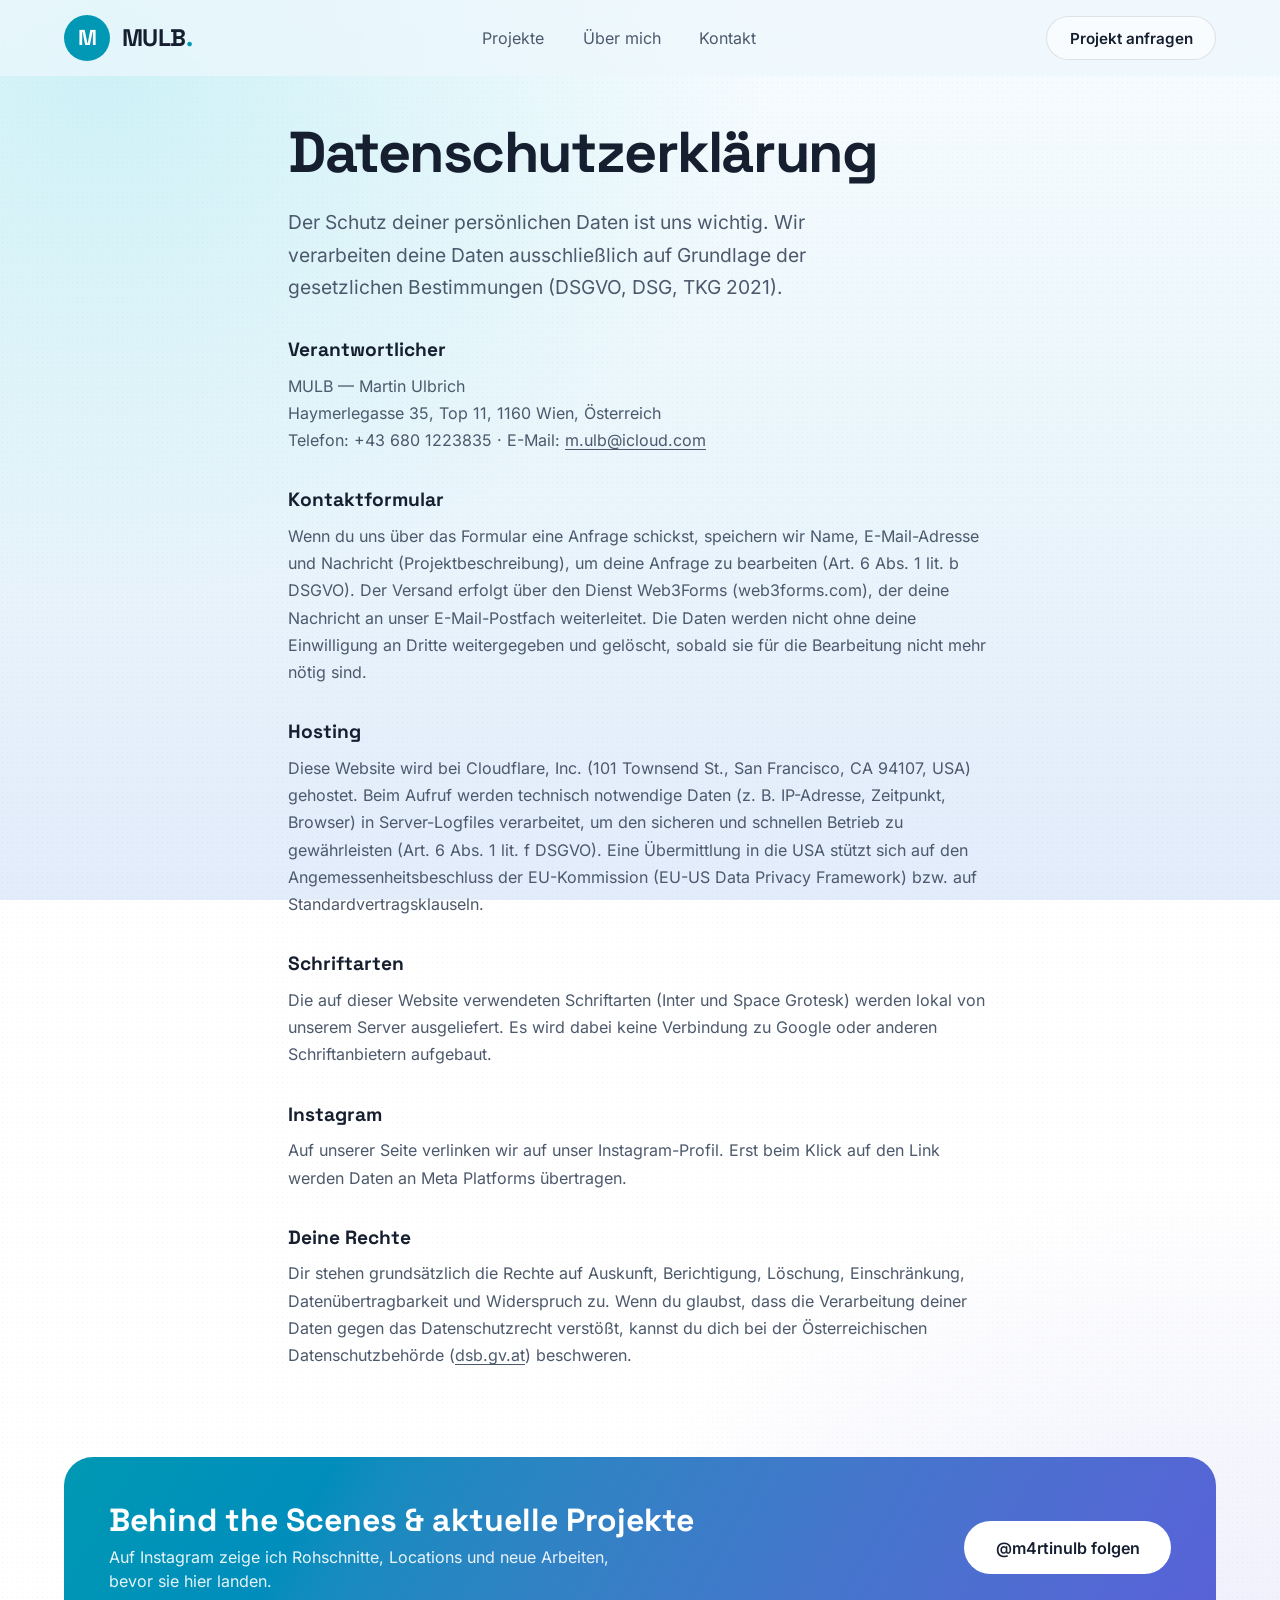
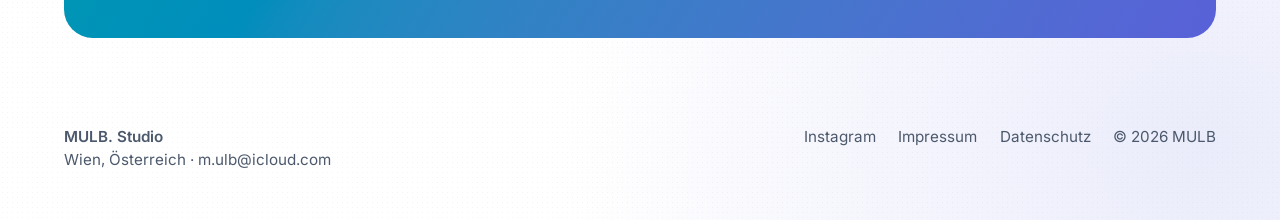
<file: public/datenschutz/index.html>
<!DOCTYPE html>
<html lang="de">
<head>
<meta charset="utf-8">
<meta name="viewport" content="width=device-width,initial-scale=1">
<title>Datenschutzerklärung — MULB Studio Wien</title>
<meta name="description" content="Wie MULB personenbezogene Daten gemäß DSGVO und österreichischem Datenschutzgesetz verarbeitet.">
<meta property="og:title" content="Datenschutzerklärung — MULB Studio Wien">
<meta property="og:description" content="Wie MULB personenbezogene Daten gemäß DSGVO und österreichischem Datenschutzgesetz verarbeitet.">
<meta property="og:type" content="website">
<meta property="og:locale" content="de_AT">
<meta property="og:image" content="https://mulbmedia.com/media/fashion/Fashion-1.jpg">
<meta name="twitter:card" content="summary">
<link rel="canonical" href="https://mulbmedia.com/datenschutz/">
<meta property="og:url" content="https://mulbmedia.com/datenschutz/">
<link rel="icon" href="data:image/svg+xml,%3Csvg xmlns='http://www.w3.org/2000/svg' viewBox='0 0 64 64'%3E%3Ccircle cx='32' cy='32' r='32' fill='%230891b2'/%3E%3Ctext x='32' y='43' font-size='34' font-family='Arial' font-weight='700' text-anchor='middle' fill='white'%3EM%3C/text%3E%3C/svg%3E">
<link rel="preload" href="../fonts/inter-latin-400-normal.woff2" as="font" type="font/woff2" crossorigin>
<link rel="preload" href="../fonts/space-grotesk-latin-700-normal.woff2" as="font" type="font/woff2" crossorigin>
<link rel="stylesheet" href="../css/style.css?v=13">
</head>
<body>
<div class="canvas">
<header class="site"><div class="wrap bar">
  <a class="logo" href="../index.html"><i>M</i><span>MULB<b>.</b></span></a>
  <nav><a href="../index.html#arbeiten">Projekte</a><a href="../index.html#ueber-mulb">Über mich</a><a href="../index.html#kontakt">Kontakt</a></nav>
  <a class="btn ghost small" href="../index.html#kontakt">Projekt anfragen</a>
</div></header>
<main>
<section class="doc"><div class="wrap narrow">
  <h1 class="h1">Datenschutzerklärung</h1>
  <p class="lead">Der Schutz deiner persönlichen Daten ist uns wichtig. Wir verarbeiten deine Daten ausschließlich auf Grundlage der gesetzlichen Bestimmungen (DSGVO, DSG, TKG 2021).</p>
  <h2>Verantwortlicher</h2>
  <p>MULB — Martin Ulbrich<br>Haymerlegasse 35, Top 11, 1160 Wien, Österreich<br>Telefon: +43 680 1223835 · E-Mail: <a href="mailto:m.ulb@icloud.com">m.ulb@icloud.com</a></p>
  <h2>Kontaktformular</h2>
  <p>Wenn du uns über das Formular eine Anfrage schickst, speichern wir Name, E-Mail-Adresse und Nachricht (Projektbeschreibung), um deine Anfrage zu bearbeiten (Art. 6 Abs. 1 lit. b DSGVO). Der Versand erfolgt über den Dienst Web3Forms (web3forms.com), der deine Nachricht an unser E-Mail-Postfach weiterleitet. Die Daten werden nicht ohne deine Einwilligung an Dritte weitergegeben und gelöscht, sobald sie für die Bearbeitung nicht mehr nötig sind.</p>
  <h2>Hosting</h2>
  <p>Diese Website wird bei Cloudflare, Inc. (101 Townsend St., San Francisco, CA 94107, USA) gehostet. Beim Aufruf werden technisch notwendige Daten (z. B. IP-Adresse, Zeitpunkt, Browser) in Server-Logfiles verarbeitet, um den sicheren und schnellen Betrieb zu gewährleisten (Art. 6 Abs. 1 lit. f DSGVO). Eine Übermittlung in die USA stützt sich auf den Angemessenheitsbeschluss der EU-Kommission (EU-US Data Privacy Framework) bzw. auf Standardvertragsklauseln.</p>
  <h2>Schriftarten</h2>
  <p>Die auf dieser Website verwendeten Schriftarten (Inter und Space Grotesk) werden lokal von unserem Server ausgeliefert. Es wird dabei keine Verbindung zu Google oder anderen Schriftanbietern aufgebaut.</p>
  <h2>Instagram</h2>
  <p>Auf unserer Seite verlinken wir auf unser Instagram-Profil. Erst beim Klick auf den Link werden Daten an Meta Platforms übertragen.</p>
  <h2>Deine Rechte</h2>
  <p>Dir stehen grundsätzlich die Rechte auf Auskunft, Berichtigung, Löschung, Einschränkung, Datenübertragbarkeit und Widerspruch zu. Wenn du glaubst, dass die Verarbeitung deiner Daten gegen das Datenschutzrecht verstößt, kannst du dich bei der Österreichischen Datenschutzbehörde (<a href="https://www.dsb.gv.at" target="_blank" rel="noopener">dsb.gv.at</a>) beschweren.</p>
</div></section>
</main>
<section class="insta"><div class="wrap">
  <div class="band"><div><h2>Behind the Scenes &amp; aktuelle Projekte</h2>
  <p>Auf Instagram zeige ich Rohschnitte, Locations und neue Arbeiten, bevor sie hier landen.</p></div>
  <a class="btn primary" href="https://www.instagram.com/m4rtinulb/" target="_blank" rel="noopener">@m4rtinulb folgen</a></div>
</div></section>
<footer><div class="wrap foot">
  <p><strong>MULB. Studio</strong><br>Wien, Österreich · <a href="mailto:m.ulb@icloud.com">m.ulb@icloud.com</a></p>
  <p class="links"><a href="https://www.instagram.com/m4rtinulb/" target="_blank" rel="noopener">Instagram</a><a href="../impressum/index.html">Impressum</a><a href="../datenschutz/index.html">Datenschutz</a><span>© 2026 MULB</span></p>
</div></footer>
</div>
<dialog id="lb"><span id="lbn"></span><button class="x" id="lbx" type="button" aria-label="Schließen"><svg viewBox="0 0 24 24" width="20" height="20" fill="none" stroke="currentColor" stroke-width="2.2" stroke-linecap="round"><path d="M6 6l12 12M18 6L6 18"/></svg></button><button class="nav prev" id="lbp" type="button" aria-label="Zurück"><svg viewBox="0 0 24 24" width="22" height="22" fill="none" stroke="currentColor" stroke-width="2.4" stroke-linecap="round" stroke-linejoin="round"><path d="M15 5l-7 7 7 7"/></svg></button><button class="nav next" id="lbnx" type="button" aria-label="Weiter"><svg viewBox="0 0 24 24" width="22" height="22" fill="none" stroke="currentColor" stroke-width="2.4" stroke-linecap="round" stroke-linejoin="round"><path d="M9 5l7 7-7 7"/></svg></button><div id="lbc"></div></dialog>
<script src="../js/config.js?v=13"></script>
<script src="../js/galleries.js?v=13"></script>
<script src="../js/site.js?v=13"></script>
</body>
</html>
</file>
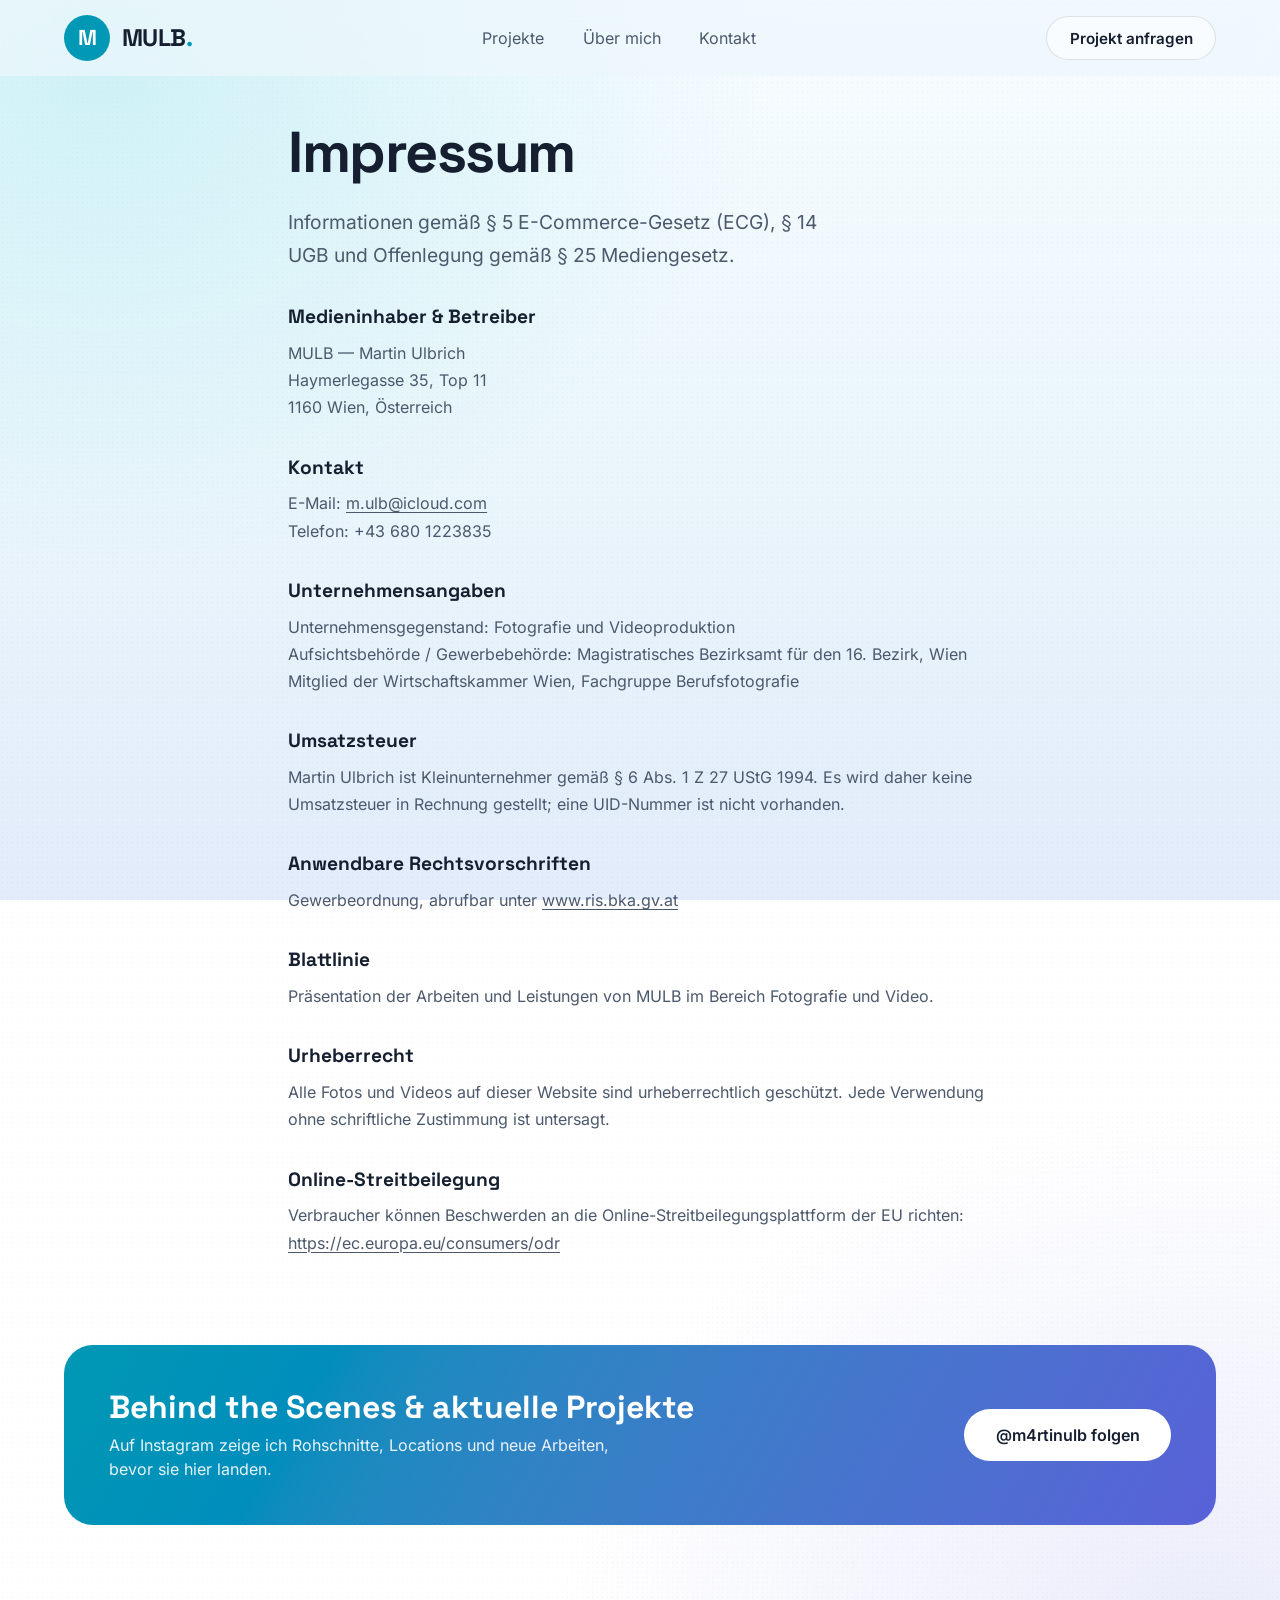
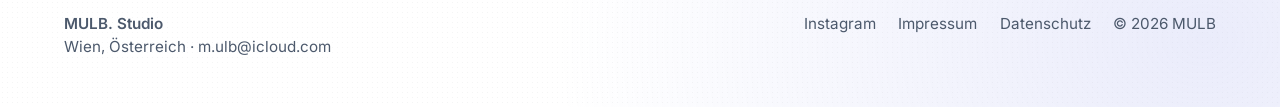
<file: public/impressum/index.html>
<!DOCTYPE html>
<html lang="de">
<head>
<meta charset="utf-8">
<meta name="viewport" content="width=device-width,initial-scale=1">
<title>Impressum — MULB Studio Wien</title>
<meta name="description" content="Impressum und Offenlegung gemäß § 5 ECG und § 25 MedienG von MULB, Studio für Fotografie und Video in Wien.">
<meta property="og:title" content="Impressum — MULB Studio Wien">
<meta property="og:description" content="Impressum und Offenlegung gemäß § 5 ECG und § 25 MedienG von MULB, Studio für Fotografie und Video in Wien.">
<meta property="og:type" content="website">
<meta property="og:locale" content="de_AT">
<meta property="og:image" content="https://mulbmedia.com/media/fashion/Fashion-1.jpg">
<meta name="twitter:card" content="summary">
<link rel="canonical" href="https://mulbmedia.com/impressum/">
<meta property="og:url" content="https://mulbmedia.com/impressum/">
<link rel="icon" href="data:image/svg+xml,%3Csvg xmlns='http://www.w3.org/2000/svg' viewBox='0 0 64 64'%3E%3Ccircle cx='32' cy='32' r='32' fill='%230891b2'/%3E%3Ctext x='32' y='43' font-size='34' font-family='Arial' font-weight='700' text-anchor='middle' fill='white'%3EM%3C/text%3E%3C/svg%3E">
<link rel="preload" href="../fonts/inter-latin-400-normal.woff2" as="font" type="font/woff2" crossorigin>
<link rel="preload" href="../fonts/space-grotesk-latin-700-normal.woff2" as="font" type="font/woff2" crossorigin>
<link rel="stylesheet" href="../css/style.css?v=13">
</head>
<body>
<div class="canvas">
<header class="site"><div class="wrap bar">
  <a class="logo" href="../index.html"><i>M</i><span>MULB<b>.</b></span></a>
  <nav><a href="../index.html#arbeiten">Projekte</a><a href="../index.html#ueber-mulb">Über mich</a><a href="../index.html#kontakt">Kontakt</a></nav>
  <a class="btn ghost small" href="../index.html#kontakt">Projekt anfragen</a>
</div></header>
<main>
<section class="doc"><div class="wrap narrow">
  <h1 class="h1">Impressum</h1>
  <p class="lead">Informationen gemäß § 5 E-Commerce-Gesetz (ECG), § 14 UGB und Offenlegung gemäß § 25 Mediengesetz.</p>
  <h2>Medieninhaber &amp; Betreiber</h2>
  <p>MULB — Martin Ulbrich<br>Haymerlegasse 35, Top 11<br>1160 Wien, Österreich</p>
  <h2>Kontakt</h2>
  <p>E-Mail: <a href="mailto:m.ulb@icloud.com">m.ulb@icloud.com</a><br>Telefon: +43 680 1223835</p>
  <h2>Unternehmensangaben</h2>
  <p>Unternehmensgegenstand: Fotografie und Videoproduktion<br>Aufsichtsbehörde / Gewerbebehörde: Magistratisches Bezirksamt für den 16. Bezirk, Wien<br>Mitglied der Wirtschaftskammer Wien, Fachgruppe Berufsfotografie</p>
  <h2>Umsatzsteuer</h2>
  <p>Martin Ulbrich ist Kleinunternehmer gemäß § 6 Abs. 1 Z 27 UStG 1994. Es wird daher keine Umsatzsteuer in Rechnung gestellt; eine UID-Nummer ist nicht vorhanden.</p>
  <h2>Anwendbare Rechtsvorschriften</h2>
  <p>Gewerbeordnung, abrufbar unter <a href="https://www.ris.bka.gv.at" target="_blank" rel="noopener">www.ris.bka.gv.at</a></p>
  <h2>Blattlinie</h2>
  <p>Präsentation der Arbeiten und Leistungen von MULB im Bereich Fotografie und Video.</p>
  <h2>Urheberrecht</h2>
  <p>Alle Fotos und Videos auf dieser Website sind urheberrechtlich geschützt. Jede Verwendung ohne schriftliche Zustimmung ist untersagt.</p>
  <h2>Online-Streitbeilegung</h2>
  <p>Verbraucher können Beschwerden an die Online-Streitbeilegungsplattform der EU richten: <a href="https://ec.europa.eu/consumers/odr" target="_blank" rel="noopener">https://ec.europa.eu/consumers/odr</a></p>
</div></section>
</main>
<section class="insta"><div class="wrap">
  <div class="band"><div><h2>Behind the Scenes &amp; aktuelle Projekte</h2>
  <p>Auf Instagram zeige ich Rohschnitte, Locations und neue Arbeiten, bevor sie hier landen.</p></div>
  <a class="btn primary" href="https://www.instagram.com/m4rtinulb/" target="_blank" rel="noopener">@m4rtinulb folgen</a></div>
</div></section>
<footer><div class="wrap foot">
  <p><strong>MULB. Studio</strong><br>Wien, Österreich · <a href="mailto:m.ulb@icloud.com">m.ulb@icloud.com</a></p>
  <p class="links"><a href="https://www.instagram.com/m4rtinulb/" target="_blank" rel="noopener">Instagram</a><a href="../impressum/index.html">Impressum</a><a href="../datenschutz/index.html">Datenschutz</a><span>© 2026 MULB</span></p>
</div></footer>
</div>
<dialog id="lb"><span id="lbn"></span><button class="x" id="lbx" type="button" aria-label="Schließen"><svg viewBox="0 0 24 24" width="20" height="20" fill="none" stroke="currentColor" stroke-width="2.2" stroke-linecap="round"><path d="M6 6l12 12M18 6L6 18"/></svg></button><button class="nav prev" id="lbp" type="button" aria-label="Zurück"><svg viewBox="0 0 24 24" width="22" height="22" fill="none" stroke="currentColor" stroke-width="2.4" stroke-linecap="round" stroke-linejoin="round"><path d="M15 5l-7 7 7 7"/></svg></button><button class="nav next" id="lbnx" type="button" aria-label="Weiter"><svg viewBox="0 0 24 24" width="22" height="22" fill="none" stroke="currentColor" stroke-width="2.4" stroke-linecap="round" stroke-linejoin="round"><path d="M9 5l7 7-7 7"/></svg></button><div id="lbc"></div></dialog>
<script src="../js/config.js?v=13"></script>
<script src="../js/galleries.js?v=13"></script>
<script src="../js/site.js?v=13"></script>
</body>
</html>
</file>
<file: public/css/style.css>
@font-face{font-family:Inter;font-weight:400;font-style:normal;font-display:swap;src:url(../fonts/inter-latin-400-normal.woff2) format("woff2")}
@font-face{font-family:Inter;font-weight:500;font-style:normal;font-display:swap;src:url(../fonts/inter-latin-500-normal.woff2) format("woff2")}
@font-face{font-family:Inter;font-weight:600;font-style:normal;font-display:swap;src:url(../fonts/inter-latin-600-normal.woff2) format("woff2")}
@font-face{font-family:"Space Grotesk";font-weight:500;font-style:normal;font-display:swap;src:url(../fonts/space-grotesk-latin-500-normal.woff2) format("woff2")}
@font-face{font-family:"Space Grotesk";font-weight:700;font-style:normal;font-display:swap;src:url(../fonts/space-grotesk-latin-700-normal.woff2) format("woff2")}
:root{--radius:1rem;--bg:oklch(95.5% .014 235);--fg:oklch(24% .035 262);--card:oklch(100% 0 0/.62);--primary:oklch(62% .125 214);--accent:oklch(55% .18 276);--muted:oklch(46% .035 258);--border:oklch(24% .035 262/.12);--display:"Space Grotesk",ui-sans-serif,system-ui,sans-serif}
*{box-sizing:border-box;margin:0;padding:0}
html{scroll-behavior:smooth;scroll-padding-top:90px}
body{font-family:Inter,ui-sans-serif,system-ui,sans-serif;color:var(--fg);line-height:1.5;-webkit-font-smoothing:antialiased;background:linear-gradient(oklch(99% .006 235) 0%,oklch(96.8% .014 226) 46%,oklch(94% .023 259) 100%) fixed}
img,video{display:block;max-width:100%;height:auto}
a{color:inherit;text-decoration:none}
ul,ol{list-style:none}
.canvas{position:relative;isolation:isolate;overflow-x:clip;min-height:100vh}
.canvas::before{content:"";position:absolute;inset:0;z-index:0;pointer-events:none;background-image:radial-gradient(72% 40% at 8% 4%,oklch(88% .07 205/.46),#0000 72%),radial-gradient(68% 42% at 94% 96%,oklch(82% .07 280/.3),#0000 74%),radial-gradient(circle,oklch(35% .03 260/.05) .6px,#0000 .8px);background-size:auto,auto,5px 5px}
.canvas>*{position:relative;z-index:1}
.wrap{max-width:80rem;margin:0 auto;padding:0 1.25rem}
.wrap.wide{max-width:92rem}
.h2.h2s{font-size:clamp(1.7rem,3vw,2.3rem);margin-bottom:2rem}
.narrow{max-width:52rem}
@media(min-width:1024px){.wrap{padding:0 4rem}}
header.site{position:sticky;top:0;z-index:30;backdrop-filter:blur(14px);-webkit-backdrop-filter:blur(14px);background:oklch(97% .012 230/.7)}
.bar{display:flex;align-items:center;justify-content:space-between;gap:1rem;height:4.75rem}
.logo{display:flex;align-items:center;gap:.7rem;font-family:var(--display);font-weight:700;font-size:1.5rem;letter-spacing:-.02em}
.logo i{width:2.9rem;height:2.9rem;border-radius:50%;background:var(--primary);color:#fff;display:grid;place-items:center;font-style:normal;font-size:1.35rem}
.logo b{color:var(--primary)}
nav{display:none;gap:2.4rem;font-size:1rem;color:var(--muted)}
nav a:hover{color:var(--fg)}
@media(min-width:768px){nav{display:flex}}
.btn{display:inline-flex;align-items:center;justify-content:center;border-radius:999px;padding:.95rem 1.9rem;font:600 1rem Inter,sans-serif;cursor:pointer;border:1px solid transparent;transition:transform .2s,background .2s,border-color .2s;text-align:center}
.btn:hover{transform:translateY(-1px)}
.btn.primary{background:var(--primary);color:#fff}
.btn.primary:hover{background:oklch(57% .125 214)}
.btn.ghost{background:oklch(100% 0 0/.6);border-color:var(--border);color:var(--fg)}
.btn.ghost:hover{background:oklch(100% 0 0/.9)}
.btn.small{padding:.7rem 1.4rem;font-size:.95rem}
.btns{display:flex;flex-wrap:wrap;gap:.9rem}
.eyebrow{display:inline-block;border:1px solid var(--border);background:oklch(100% 0 0/.6);color:var(--primary);border-radius:999px;padding:.4rem 1.1rem;font-size:.78rem;letter-spacing:.2em;font-weight:500;text-transform:uppercase;margin-bottom:1.5rem}
.eyebrow.plain{border:0;background:none;padding:0;color:var(--primary);margin-bottom:.9rem}
.h1,h1{font-family:var(--display);font-weight:700;letter-spacing:-.025em;line-height:.98;font-size:clamp(3rem,7.4vw,6.2rem)}
.h2{font-family:var(--display);font-weight:700;letter-spacing:-.02em;line-height:1.05;font-size:clamp(2rem,4.2vw,3rem);margin-bottom:.75rem}
h3{font-family:var(--display);font-weight:700;letter-spacing:-.01em;font-size:1.3rem}
.grad{background:linear-gradient(90deg,var(--primary),var(--accent));-webkit-background-clip:text;background-clip:text;color:transparent}
.lead{font-size:1.2rem;color:var(--muted);max-width:34rem;margin:1.6rem 0 2rem}
.sub{color:var(--muted);max-width:38rem;margin-bottom:1.6rem}
.sub.wide{max-width:42rem}
section{padding:3.5rem 0}
.hero{padding:3rem 0 4rem}
.herogrid{display:grid;gap:3rem;align-items:center}
@media(min-width:1024px){.herogrid{grid-template-columns:minmax(0,1fr) minmax(18rem,24rem);gap:4rem}.hero{padding:4rem 0 5rem}}
.reel{justify-self:center;width:min(100%,24rem);aspect-ratio:9/16;max-height:42rem;background:oklch(100% 0 0/.9);border:1px solid var(--border);border-radius:2rem;padding:.7rem;box-shadow:0 24px 60px -24px oklch(40% .1 220/.4)}
.reelin{position:relative;width:100%;height:100%;border-radius:1.4rem;overflow:hidden;background:linear-gradient(150deg,oklch(88% .07 205),oklch(82% .07 280))}
.reelin video{width:100%;height:100%;object-fit:cover}
.mute{position:absolute;right:.9rem;bottom:.9rem;width:2.6rem;height:2.6rem;border-radius:50%;border:0;background:oklch(100% 0 0/.7);backdrop-filter:blur(8px);cursor:pointer;font-size:1.05rem}
.pgrid{display:grid;gap:1.5rem;grid-template-columns:1fr}
@media(min-width:560px){.pgrid{grid-template-columns:repeat(2,1fr)}}
@media(min-width:1024px){.pgrid{grid-template-columns:repeat(4,1fr)}}
.pcard h3{margin:1rem 0 .15rem}
.pcard p{color:var(--muted);font-size:.95rem}
.pimg{position:relative;aspect-ratio:3/4;border-radius:1.6rem;overflow:hidden;background:linear-gradient(140deg,oklch(88% .07 205),oklch(82% .07 280))}
.pimg img{width:100%;height:100%;object-fit:cover;transition:transform .5s}
.pcard:hover .pimg img{transform:scale(1.05)}
.pcard:hover .pill,.pcard:focus-visible .pill{opacity:1;transform:none}
@media(hover:none){.pill{opacity:1;transform:none}}
.pill{opacity:0;transform:translateY(.4rem);transition:opacity .25s,transform .25s;position:absolute;left:1rem;bottom:1rem;background:oklch(100% 0 0/.88);border-radius:999px;padding:.4rem 1rem;font-size:.85rem;font-weight:600}
.more{display:inline-block;margin-top:.5rem;color:var(--primary);font-weight:600;font-size:.95rem;transition:transform .2s}
a:hover>.more,.more:hover{transform:translateX(4px)}
.card{background:var(--card);border:1px solid var(--border);border-radius:1.8rem;backdrop-filter:blur(10px);-webkit-backdrop-filter:blur(10px)}
.packhead{display:flex;flex-wrap:wrap;gap:1.5rem;justify-content:space-between;align-items:flex-end;margin-bottom:2rem}
.packgrid{display:grid;gap:1.25rem}
@media(min-width:768px){.packgrid{grid-template-columns:repeat(2,1fr)}}
.pack{padding:2rem}
.pack p{color:var(--muted);margin:.6rem 0 1.1rem}
.pack ul li{padding:.3rem 0 .3rem 1.4rem;position:relative;font-size:.97rem}
.pack ul li::before{content:"";position:absolute;left:0;top:.8rem;width:.55rem;height:.55rem;border-radius:50%;background:linear-gradient(90deg,var(--primary),var(--accent))}
.pack .more{margin-top:1.2rem}
.num{display:block;font-family:var(--display);font-weight:700;color:var(--primary);font-size:.95rem;letter-spacing:.1em;margin-bottom:.6rem}
.step .num{flex:none;display:grid;place-items:center;width:2.4rem;height:2.4rem;border-radius:50%;background:var(--primary);color:#fff;font-size:1rem;letter-spacing:0;margin:0}
.note{color:var(--muted);margin-top:1.6rem;font-size:.95rem}
.steps{display:grid;gap:1.1rem;margin-top:1rem}
@media(min-width:900px){.steps{grid-template-columns:repeat(3,1fr)}}
.step{padding:1.8rem}
.sh{display:flex;align-items:center;gap:.9rem;min-height:3.4rem}
.sh h3{margin:0;line-height:1.25;font-size:1.1rem}
.step p{color:var(--muted);margin-top:.9rem}
.about{display:grid;gap:2rem;align-items:center;padding:1.5rem}
@media(min-width:900px){.about{padding:clamp(2rem,4vw,4rem)}}
@media(min-width:900px){.about{grid-template-columns:clamp(14rem,23%,22rem) 1fr;gap:clamp(2rem,3.4vw,3.5rem)}}
.portrait{aspect-ratio:3/4;border-radius:1.6rem;box-shadow:0 14px 34px -18px oklch(30% .05 255/.45);overflow:hidden;background:linear-gradient(140deg,oklch(88% .07 205),oklch(82% .07 280))}
.portrait img{width:100%;height:100%;object-fit:cover}
.about .h2{font-size:clamp(1.8rem,3vw,2.4rem);margin-bottom:1rem}
.about .sub{margin:0 0 .9rem}
.about .btn{margin-top:.8rem}
.faq{display:grid;gap:.8rem;margin-top:1rem}
.faq details{padding:1.2rem 1.5rem;border-radius:1.2rem}
.faq summary{cursor:pointer;font-weight:600;list-style:none;display:flex;justify-content:space-between;gap:1rem}
.faq summary::-webkit-details-marker{display:none}
.faq summary::after{content:"+";color:var(--primary);font-size:1.4rem;line-height:1}
.faq details[open] summary::after{content:"–"}
.faq p{color:var(--muted);margin-top:.8rem}
.contact{padding:clamp(1.5rem,4vw,3.5rem);display:grid;gap:2.5rem}
@media(min-width:900px){.contact{grid-template-columns:1fr 1fr}}
dl{display:grid;gap:.2rem;margin-top:1rem}
dt{font-size:.78rem;letter-spacing:.15em;text-transform:uppercase;color:var(--primary);font-weight:500;margin-top:.9rem}
dd a{text-decoration:underline;text-underline-offset:3px}
.cform{display:grid;gap:1rem}
.cform label{display:grid;gap:.4rem;font-weight:500;font-size:.95rem}
.cform input,.cform textarea{font:inherit;padding:.85rem 1rem;border-radius:1rem;border:1px solid var(--border);background:oklch(100% 0 0/.8);color:var(--fg)}
.cform input:focus,.cform textarea:focus{outline:2px solid var(--primary);outline-offset:1px}
.fine{color:var(--muted);font-size:.85rem}
.fine a,.doc a{text-decoration:underline;text-underline-offset:3px}
.insta .band{display:flex;flex-wrap:wrap;gap:1.5rem;justify-content:space-between;align-items:center;border-radius:1.8rem;padding:clamp(1.5rem,4vw,2.8rem);background:linear-gradient(120deg,oklch(62% .125 214),oklch(55% .18 276));color:#fff}
.insta h2{font-family:var(--display);font-size:clamp(1.4rem,2.6vw,2rem);line-height:1.15;margin-bottom:.4rem}
.insta p{opacity:.9;max-width:34rem}
.insta .btn.primary{background:#fff;color:var(--fg)}
footer{padding:2rem 0 3rem;color:var(--muted);font-size:.95rem}
.foot{display:flex;flex-wrap:wrap;gap:1rem;justify-content:space-between}
.foot a:hover{color:var(--fg)}
.links{display:flex;flex-wrap:wrap;gap:1.4rem}
.galhead{padding:2.5rem 0 1rem}
.back{display:block;width:fit-content;color:var(--muted);margin-bottom:1.5rem;font-size:.95rem}
.back:hover{color:var(--fg)}
.masonry{columns:2;column-gap:.8rem}
@media(min-width:900px){.masonry{columns:3;column-gap:1rem}}
.tile{display:block;width:100%;border:0;padding:0;margin:0 0 .8rem;break-inside:avoid;border-radius:1.2rem;overflow:hidden;background:oklch(24% .035 262/.06);cursor:zoom-in;position:relative}
@media(min-width:900px){.tile{margin-bottom:1rem}}
.tile img,.tile video{width:100%;height:auto;transition:transform .5s}
.tile video{aspect-ratio:9/16;object-fit:cover}
.tile:hover img,.tile:hover video{transform:scale(1.03)}
.tile.gone{display:none}
.masonry.vids{columns:auto;display:flex;flex-wrap:wrap;justify-content:center;gap:.8rem}
.masonry.vids .tile{width:calc((100% - .8rem)/2);margin:0}
@media(min-width:900px){.masonry.vids{gap:1rem}.masonry.vids .tile{width:calc((100% - 2rem)/3)}}

.tile .tag{display:none!important;position:absolute;top:.7rem;right:.7rem;background:oklch(100% 0 0/.88);border-radius:999px;padding:.2rem .7rem;font-size:.78rem;font-weight:600}
.cta{padding:clamp(1.5rem,4vw,3rem);display:flex;flex-wrap:wrap;gap:1.5rem;justify-content:space-between;align-items:center}
.doc{padding:3rem 0 2rem}
.doc h1{font-size:clamp(2.4rem,5vw,3.6rem)}
.doc h2{font-family:var(--display);font-size:1.2rem;font-weight:600;margin:2rem 0 .5rem}
.doc p{color:var(--muted);line-height:1.7}
dialog{border:0;background:transparent;padding:0;margin:0;width:100vw;height:100vh;max-width:none;max-height:none;overflow:hidden;color:#fff}
dialog[open]{display:flex;align-items:center;justify-content:center}
dialog::backdrop{background:oklch(15% .03 255/.92)}
#lbc{position:relative;display:flex;max-width:min(92vw,70rem);max-height:88vh;border-radius:1rem;overflow:hidden}
dialog img,dialog video{max-width:100%;max-height:88vh;display:block;object-fit:contain;background:#000}
.x,.nav{position:fixed;width:2.8rem;height:2.8rem;border:0;border-radius:50%;background:oklch(100% 0 0/.16);color:#fff;cursor:pointer;display:grid;place-items:center;backdrop-filter:blur(6px)}
.x:hover,.nav:hover{background:oklch(100% 0 0/.3)}
.x{top:1rem;right:1rem}
.nav{top:50%;transform:translateY(-50%)}
.nav.prev{left:1rem}.nav.next{right:1rem}
#lbn{position:fixed;top:1.5rem;left:1.5rem;font-size:.95rem;opacity:.85}
.mute{display:grid;place-items:center;color:var(--fg)}
.tilemute{z-index:2}
.mute svg{width:1.25rem;height:1.25rem}
@media(max-width:600px){.nav{width:2.4rem;height:2.4rem}.nav.prev{left:.4rem}.nav.next{right:.4rem}}
:focus-visible{outline:3px solid var(--accent);outline-offset:3px}
@media(prefers-reduced-motion:reduce){*{transition:none!important;scroll-behavior:auto!important}}
</file>
